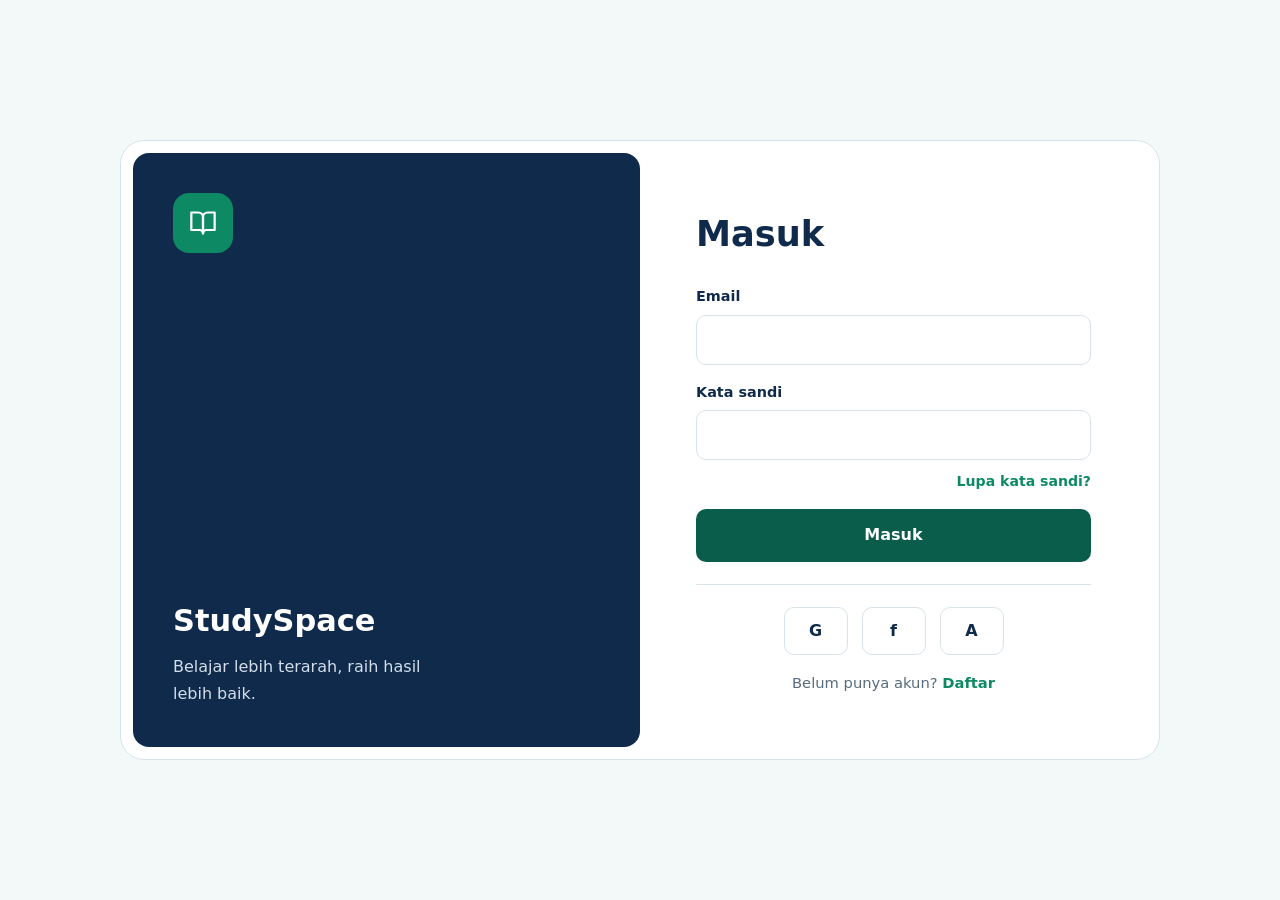
<file: index.html>
<!DOCTYPE html>
<html lang="id">

<head>
  <meta charset="UTF-8">
  <meta name="viewport" content="width=device-width, initial-scale=1">
  <title>Beranda · StudySpace</title>
  <link rel="stylesheet" href="css/style.css">
</head>

<body data-page="profil">
  <header class="topbar">
    <a class="logo" href="index.html">StudySpace</a>
    <a class="avatar-btn" href="pengaturan.html" aria-label="Pengaturan" title="Pengaturan"><svg viewBox="0 0 24 24"
        fill="none" stroke="currentColor" stroke-width="1.9" stroke-linecap="round" stroke-linejoin="round"
        aria-hidden="true" focusable="false">
        <path d="M21 4h-7M10 4H3M21 12h-9M8 12H3M21 20h-5M12 20H3M14 2v4M8 10v4M16 18v4" />
      </svg></a>
  </header>
  <div class="shell">
    <nav class="sidebar" aria-label="Navigasi utama">
      <a href="index.html" aria-current="page" title="Beranda" aria-label="Beranda"><svg viewBox="0 0 24 24" fill="none"
          stroke="currentColor" stroke-width="1.9" stroke-linecap="round" stroke-linejoin="round" aria-hidden="true"
          focusable="false">
          <path d="M3 10.5 12 3l9 7.5V20a2 2 0 0 1-2 2H5a2 2 0 0 1-2-2z" />
          <path d="M9 22V12h6v10" />
        </svg></a>
      <a href="timer.html" title="Timer" aria-label="Timer"><svg viewBox="0 0 24 24" fill="none" stroke="currentColor"
          stroke-width="1.9" stroke-linecap="round" stroke-linejoin="round" aria-hidden="true" focusable="false">
          <circle cx="12" cy="12" r="10" />
          <path d="M12 6v6l4 2" />
        </svg></a>
      <a href="planner.html" title="Calendar planner" aria-label="Calendar planner"><svg viewBox="0 0 24 24" fill="none"
          stroke="currentColor" stroke-width="1.9" stroke-linecap="round" stroke-linejoin="round" aria-hidden="true"
          focusable="false">
          <rect x="3" y="4" width="18" height="18" rx="2" />
          <path d="M16 2v4M8 2v4M3 10h18" />
        </svg></a>
      <hr>
      <a href="panduan.html" title="Panduan belajar" aria-label="Panduan belajar"><svg viewBox="0 0 24 24" fill="none"
          stroke="currentColor" stroke-width="1.9" stroke-linecap="round" stroke-linejoin="round" aria-hidden="true"
          focusable="false">
          <path d="M2 3h6a4 4 0 0 1 4 4v14a3 3 0 0 0-3-3H2z" />
          <path d="M22 3h-6a4 4 0 0 0-4 4v14a3 3 0 0 1 3-3h7z" />
        </svg></a>
      <a href="sumber.html" title="Sumber belajar" aria-label="Sumber belajar"><svg viewBox="0 0 24 24" fill="none"
          stroke="currentColor" stroke-width="1.9" stroke-linecap="round" stroke-linejoin="round" aria-hidden="true"
          focusable="false">
          <path d="M22 19a2 2 0 0 1-2 2H4a2 2 0 0 1-2-2V5a2 2 0 0 1 2-2h5l2 3h9a2 2 0 0 1 2 2z" />
        </svg></a>
    </nav>
    <main>
      <section class="view active" id="profil">
        <div class="cover" aria-hidden="true"></div>
        <div class="id-card">
          <div class="big-avatar" aria-hidden="true"><svg viewBox="0 0 24 24" fill="none" stroke="currentColor"
              stroke-width="1.9" stroke-linecap="round" stroke-linejoin="round" aria-hidden="true" focusable="false">
              <path d="M20 21v-2a4 4 0 0 0-4-4H8a4 4 0 0 0-4 4v2" />
              <circle cx="12" cy="7" r="4" />
            </svg></div>
          <h1 id="userName" style="font-size:1.7rem;font-weight:800">Nama</h1>
          <p class="id-sub">Selamat datang di ruang belajarmu.</p>

          <!-- Badge Study Streak -->
          <div class="streak-badge" id="streakBadge" data-state="off">
            <span class="streak-flame" aria-hidden="true">🔥</span>
            <span class="streak-text">
              <b><span id="streakCount">0</span> Hari Streak</b>
              <small id="streakNote">Mulai streak-mu dengan belajar hari ini.</small>
            </span>
          </div>
        </div>

        <div class="quick">
          <a href="timer.html"><span class="q-ico"><svg viewBox="0 0 24 24" fill="none" stroke="currentColor"
                stroke-width="1.9" stroke-linecap="round" stroke-linejoin="round" aria-hidden="true" focusable="false">
                <circle cx="12" cy="12" r="10" />
                <path d="M12 6v6l4 2" />
              </svg></span><span><strong>Mulai Timer</strong><small>Fokus dengan Pomodoro</small></span></a>
          <a href="planner.html"><span class="q-ico"><svg viewBox="0 0 24 24" fill="none" stroke="currentColor"
                stroke-width="1.9" stroke-linecap="round" stroke-linejoin="round" aria-hidden="true" focusable="false">
                <rect x="3" y="4" width="18" height="18" rx="2" />
                <path d="M16 2v4M8 2v4M3 10h18" />
              </svg></span><span><strong>Buka Planner</strong><small>Atur jadwal mingguan</small></span></a>
          <a href="sumber.html"><span class="q-ico"><svg viewBox="0 0 24 24" fill="none" stroke="currentColor"
                stroke-width="1.9" stroke-linecap="round" stroke-linejoin="round" aria-hidden="true" focusable="false">
                <path d="M22 19a2 2 0 0 1-2 2H4a2 2 0 0 1-2-2V5a2 2 0 0 1 2-2h5l2 3h9a2 2 0 0 1 2 2z" />
              </svg></span><span><strong>Sumber Belajar</strong><small>Artikel, kursus, jurnal</small></span></a>
        </div>
        <!-- Ringkasan: 4 metrik utama -->
        <div class="kpis">
          <div class="kpi">
            <span class="kpi-ico green"><svg viewBox="0 0 24 24" fill="none" stroke="currentColor" stroke-width="1.9"
                stroke-linecap="round" stroke-linejoin="round" aria-hidden="true" focusable="false">
                <circle cx="12" cy="12" r="10" />
                <path d="M12 6v6l4 2" />
              </svg></span>
            <span><small>Fokus hari ini</small><b id="statFocus">0 Menit</b></span>
          </div>
          <div class="kpi">
            <span class="kpi-ico blue"><svg viewBox="0 0 24 24" fill="none" stroke="currentColor" stroke-width="1.9"
                stroke-linecap="round" stroke-linejoin="round" aria-hidden="true" focusable="false">
                <circle cx="12" cy="12" r="10" />
                <circle cx="12" cy="12" r="6" />
                <circle cx="12" cy="12" r="2" />
              </svg></span>
            <span><small>Sesi Pomodoro</small><b id="statSessions">0 Sesi</b></span>
          </div>
          <div class="kpi">
            <span class="kpi-ico green"><svg viewBox="0 0 24 24" fill="none" stroke="currentColor" stroke-width="1.9"
                stroke-linecap="round" stroke-linejoin="round" aria-hidden="true" focusable="false">
                <path d="M22 11.08V12a10 10 0 1 1-5.93-9.14" />
                <path d="m9 11 3 3L22 4" />
              </svg></span>
            <span><small>Tugas selesai</small><b id="statTasks">0 / 0 Jadwal</b></span>
          </div>
          <div class="kpi">
            <span class="kpi-ico navy"><svg viewBox="0 0 24 24" fill="none" stroke="currentColor" stroke-width="1.9"
                stroke-linecap="round" stroke-linejoin="round" aria-hidden="true" focusable="false">
                <path d="M6 9H4.5a2.5 2.5 0 0 1 0-5H6" />
                <path d="M18 9h1.5a2.5 2.5 0 0 0 0-5H18" />
                <path d="M4 22h16" />
                <path d="M10 14.66V17c0 .55-.47.98-.97 1.21C7.85 18.75 7 20.24 7 22" />
                <path d="M14 14.66V17c0 .55.47.98.97 1.21C16.15 18.75 17 20.24 17 22" />
                <path d="M18 2H6v7a6 6 0 0 0 12 0V2Z" />
              </svg></span>
            <span><small>Rekor streak terbaik</small><b id="statBest">0 Hari</b></span>
          </div>
        </div>

        <!-- Grafik & progres -->
        <div class="dash-grid">

          <div class="box chart-box">
            <div class="box-head">
              <h3>Fokus minggu ini</h3>
              <span class="box-meta" id="chartTotal">Total 0 Menit</span>
            </div>
            <div id="focusChart"></div>
          </div>

          <div class="box journey-box">
            <div class="box-head">
              <h3>Perjalanan</h3>
              <span class="box-meta">Target harian</span>
            </div>
            <div class="ring-wrap">
              <svg class="ring" id="ringSvg" viewBox="0 0 140 140" role="img" aria-label="Progres target harian">
                <circle class="ring-track" cx="70" cy="70" r="56" />
                <circle class="ring-fill" id="ringFill" cx="70" cy="70" r="56" transform="rotate(-90 70 70)"
                  stroke-dasharray="0 351.9" />
                <text class="ring-pct" id="ringPct" x="70" y="79" text-anchor="middle">0%</text>
              </svg>
              <div class="ring-info">
                <b id="goalText">0 / 60 menit</b>
                <small id="goalNote">Sisa 60 menit lagi</small>
              </div>
            </div>
            <ul class="week-dots" id="weekDots"></ul>
          </div>

          <div class="box recent-box">
            <div class="box-head">
              <h3>Aktivitas terbaru</h3>
            </div>
            <ul class="recent-list" id="recentList">
              <li class="recent-empty">Belum ada aktivitas.</li>
            </ul>
          </div>

        </div>
      </section>
      <footer class="foot">© 2026 StudySpace · Belajar Lebih Terarah, Raih Hasil Lebih Baik.</footer>
    </main>
  </div>
  <script src="js/script.js"></script>
</body>

</html>
</file>
<file: css/style.css>
/* =========================================================
   StudySpace — versi sederhana
   Tanpa animasi, tanpa efek gerak, tanpa shadow & gradient dekoratif.
   Palet: Hijau (utama) · Biru (aksen) · Navy (teks & sidebar)
   ========================================================= */
:root {
  --navy: #0f2a4a;
  --green: #0b5d4b;
  /* tombol & elemen utama */
  --green-dark: #08483a;
  /* hover tombol (hanya warna) */
  --emerald: #0d8a63;
  --blue: #1d7fb8;
  /* aksen biru */
  --sky: #38bdf8;
  /* fokus keyboard */
  --green-soft: #e4f3ed;
  --blue-soft: #e5f2fa;
  --bg: #f3f8f9;
  --card: #ffffff;
  --ink: #0f2236;
  --muted: #566b7c;
  --line: #d8e3e9;
  --danger: #b4363a;
  --radius: 16px;
  --radius-sm: 10px;
}

* {
  box-sizing: border-box;
  margin: 0
}

body {
  font-family: system-ui, -apple-system, "Segoe UI", Roboto, "Helvetica Neue", Arial, sans-serif;
  color: var(--ink);
  background: var(--bg);
  line-height: 1.65;
  min-height: 100vh
}

a {
  color: inherit;
  text-decoration: none
}

svg {
  display: block
}

button,
input {
  font: inherit;
  color: inherit
}

:focus-visible {
  outline: 3px solid var(--sky);
  outline-offset: 2px
}

/* ---------- Topbar ---------- */
.topbar {
  position: sticky;
  top: 0;
  z-index: 30;
  display: flex;
  align-items: center;
  gap: 16px;
  padding: 12px 28px;
  background: var(--card);
  border-bottom: 1px solid var(--line)
}

.logo {
  display: inline-flex;
  align-items: center;
  gap: 10px;
  font-weight: 800;
  font-size: 1.15rem;
  color: var(--navy)
}

.logo::before {
  content: "";
  width: 30px;
  height: 30px;
  border-radius: 9px;
  background: var(--green)
}

.search {
  margin-left: auto;
  display: flex;
  align-items: center;
  gap: 10px;
  width: min(340px, 46vw);
  padding: 0 14px;
  background: var(--bg);
  border: 1px solid var(--line);
  border-radius: 12px
}

.search input {
  flex: 1;
  min-width: 0;
  padding: 10px 0;
  border: 0;
  background: none
}

.search input::placeholder {
  color: var(--muted)
}

.search input:focus-visible {
  outline: none
}

.search svg {
  width: 18px;
  height: 18px;
  color: var(--muted);
  flex: none;
  order: -1
}

.search:focus-within {
  border-color: var(--blue)
}

.avatar-btn {
  width: 42px;
  height: 42px;
  display: grid;
  place-items: center;
  border: 1px solid var(--line);
  border-radius: 12px;
  background: var(--card);
  color: var(--navy)
}

.avatar-btn svg {
  width: 20px;
  height: 20px
}

.avatar-btn:hover {
  background: var(--blue-soft)
}

/* ---------- Layout & Sidebar ---------- */
.shell {
  display: flex;
  align-items: flex-start;
  min-height: calc(100vh - 68px)
}

.sidebar {
  position: sticky;
  top: 84px;
  flex: none;
  width: 68px;
  margin: 16px 0 16px 20px;
  padding: 12px 0;
  display: flex;
  flex-direction: column;
  align-items: center;
  gap: 8px;
  background: var(--navy);
  border-radius: var(--radius)
}

.sidebar a {
  width: 44px;
  height: 44px;
  display: grid;
  place-items: center;
  border-radius: 12px;
  color: #c4d3e3
}

.sidebar a svg {
  width: 22px;
  height: 22px
}

.sidebar a:hover {
  background: rgba(255, 255, 255, .12);
  color: #fff
}

.sidebar a[aria-current="page"] {
  background: var(--emerald);
  color: #fff
}

.sidebar hr {
  width: 28px;
  border: 0;
  border-top: 1px solid rgba(255, 255, 255, .2);
  margin: 6px 0
}

main {
  flex: 1;
  min-width: 0;
  padding: 16px 28px 40px
}

.view {
  display: none
}

.view.active {
  display: block
}

/* ---------- Panel & judul ---------- */
.panel {
  background: var(--card);
  border: 1px solid var(--line);
  border-radius: var(--radius);
  padding: 40px;
  min-height: 66vh
}

h1.page-title {
  font-size: 1.7rem;
  font-weight: 800;
  color: var(--navy);
  margin-bottom: 32px;
  line-height: 1.25;
  padding-left: 14px;
  border-left: 5px solid var(--emerald)
}

.foot {
  margin-top: 32px;
  padding-top: 20px;
  text-align: center;
  font-size: .86rem;
  color: var(--muted);
  border-top: 1px solid var(--line)
}

/* ---------- Tips & Panduan ---------- */
.tips,
.guides {
  max-width: 1100px;
  margin: 0 auto
}

.tips {
  display: flex;
  flex-direction: column;
  gap: 24px
}

.tip {
  display: flex;
  gap: 28px;
  padding: 24px;
  background: var(--card);
  border: 1px solid var(--line);
  border-radius: var(--radius)
}

.thumb {
  flex: none;
  width: 190px;
  min-height: 160px;
  display: grid;
  place-items: center;
  border-radius: var(--radius-sm);
  background: var(--green-soft);
  color: var(--green)
}

.thumb svg {
  width: 50px;
  height: 50px
}

.tip h2,
.guide h2 {
  font-size: 1.25rem;
  font-weight: 700;
  color: var(--navy);
  margin-bottom: 6px
}

.tip p,
.guide p {
  color: var(--muted);
  font-size: .95rem
}

.tip .body {
  flex: 1;
  min-width: 0;
  display: flex;
  flex-direction: column
}

.more {
  margin-top: auto;
  align-self: flex-end;
  display: flex;
  justify-content: center;
  min-width: 130px;
  padding: 10px 24px;
  border-radius: var(--radius-sm);
  background: var(--green);
  color: #fff;
  font-weight: 700
}

.more:hover {
  background: var(--green-dark)
}

.guides {
  display: grid;
  grid-template-columns: repeat(auto-fit, minmax(310px, 1fr));
  gap: 24px
}

.guide {
  display: flex;
  flex-direction: column;
  gap: 12px;
  padding: 26px;
  background: var(--card);
  border: 1px solid var(--line);
  border-radius: var(--radius)
}

.guide .thumb {
  width: 56px;
  min-height: 0;
  height: 56px
}

.guide .thumb svg {
  width: 28px;
  height: 28px
}

.guide .more {
  margin-top: 10px;
  min-width: 0;
  align-self: flex-start;
  padding: 9px 22px
}

/* ---------- Artikel ---------- */
.back {
  display: inline-block;
  margin-bottom: 24px;
  padding: 8px 16px;
  border-radius: 999px;
  background: var(--green-soft);
  color: var(--green);
  font-weight: 700;
  font-size: .92rem
}

.back:hover {
  background: #d3ebe1
}

.article {
  max-width: 860px;
  margin: 0 auto
}

.article .lead {
  display: flex;
  gap: 32px;
  align-items: center;
  margin-bottom: 28px;
  flex-wrap: wrap
}

.article .lead .thumb {
  width: 340px;
  height: 190px;
  min-height: 0
}

.article .lead .thumb svg {
  width: 60px;
  height: 60px
}

.article .lead p {
  font-size: 1.1rem;
  color: var(--navy)
}

.article p {
  margin-bottom: 20px;
  max-width: 70ch;
  line-height: 1.85;
  color: #2a4058
}

/* ---------- Beranda / Profil ---------- */
.cover {
  height: 170px;
  border-radius: var(--radius) var(--radius) 0 0;
  background: var(--green);
  font-size: 0
}

.id-card {
  position: relative;
  padding: 26px 30px 30px 236px;
  min-height: 130px;
  background: var(--card);
  border: 1px solid var(--line);
  border-top: 0;
  border-radius: 0 0 var(--radius) var(--radius)
}

.id-card h1 {
  color: var(--navy)
}

.id-sub {
  color: var(--muted);
  margin-top: 2px
}

.big-avatar {
  position: absolute;
  left: 36px;
  top: -64px;
  width: 150px;
  height: 150px;
  display: grid;
  place-items: center;
  border-radius: 50%;
  background: var(--green-soft);
  color: var(--green);
  border: 6px solid var(--card);
  font-size: 0
}

.big-avatar svg {
  width: 60px;
  height: 60px
}

.quick {
  display: grid;
  grid-template-columns: repeat(auto-fit, minmax(210px, 1fr));
  gap: 16px;
  margin-top: 24px
}

.quick a {
  display: flex;
  align-items: center;
  gap: 14px;
  padding: 16px 18px;
  background: var(--card);
  border: 1px solid var(--line);
  border-radius: var(--radius)
}

.quick a:hover {
  background: var(--green-soft)
}

.q-ico {
  flex: none;
  width: 44px;
  height: 44px;
  display: grid;
  place-items: center;
  border-radius: 12px;
  background: var(--green);
  color: #fff
}

.quick a:nth-child(even) .q-ico {
  background: var(--blue)
}

.q-ico svg {
  width: 22px;
  height: 22px
}

.quick strong {
  display: block;
  color: var(--navy);
  line-height: 1.3
}

.quick small {
  color: var(--muted);
  font-size: .82rem
}

.profile-grid {
  display: grid;
  grid-template-columns: 1fr 1.4fr;
  gap: 24px;
  margin-top: 24px
}

.profile-grid>div {
  display: flex;
  flex-direction: column;
  gap: 24px
}

.box {
  padding: 24px 26px;
  min-height: 150px;
  background: var(--card);
  border: 1px solid var(--line);
  border-radius: var(--radius)
}

.box h3 {
  font-size: 1.1rem;
  font-weight: 700;
  color: var(--navy);
  margin-bottom: 8px;
  padding-left: 12px;
  border-left: 4px solid var(--blue)
}

.box p {
  color: var(--muted)
}

.box.tall {
  min-height: 230px
}

/* ---------- Timer ---------- */
.timer-wrap {
  display: flex;
  flex-direction: column;
  align-items: center;
  gap: 28px;
  padding-top: 2vh
}

.modes {
  display: inline-flex;
  flex-wrap: wrap;
  justify-content: center;
  gap: 4px;
  padding: 5px;
  background: var(--bg);
  border: 1px solid var(--line);
  border-radius: 999px
}

.mode {
  padding: 9px 24px;
  border: 0;
  border-radius: 999px;
  background: transparent;
  color: var(--muted);
  font-weight: 600;
  cursor: pointer
}

.mode:hover {
  color: var(--navy)
}

.mode[aria-pressed="true"] {
  background: var(--green);
  color: #fff
}

/* cincin progres: indikator waktu (bukan animasi dekoratif) */
.clock {
  --p: 0;
  position: relative;
  isolation: isolate;
  width: min(340px, 78vw);
  aspect-ratio: 1;
  display: grid;
  place-items: center;
  border-radius: 50%;
  font-size: clamp(3.2rem, 10vw, 5.2rem);
  font-weight: 800;
  font-variant-numeric: tabular-nums;
  color: var(--navy);
  background: conic-gradient(var(--emerald) calc(var(--p)*360deg), var(--line) 0)
}

.clock::before {
  content: "";
  position: absolute;
  inset: 14px;
  border-radius: 50%;
  background: var(--card);
  z-index: -1
}

.controls {
  display: flex;
  align-items: center;
  gap: 14px
}

.btn-main {
  min-width: 210px;
  padding: 14px 32px;
  border: 0;
  border-radius: 999px;
  background: var(--green);
  color: #fff;
  font-size: 1.1rem;
  font-weight: 700;
  cursor: pointer
}

.btn-main:hover {
  background: var(--green-dark)
}

.icon-btn {
  width: 48px;
  height: 48px;
  display: grid;
  place-items: center;
  border-radius: 50%;
  background: var(--card);
  border: 1px solid var(--line);
  color: var(--navy);
  cursor: pointer
}

.icon-btn svg {
  width: 20px;
  height: 20px
}

.icon-btn:hover {
  background: var(--blue-soft)
}

.settings {
  display: none;
  gap: 16px;
  flex-wrap: wrap;
  justify-content: center;
  padding: 18px 22px;
  background: var(--card);
  border: 1px solid var(--line);
  border-radius: var(--radius)
}

.settings.open {
  display: flex
}

.settings label {
  display: flex;
  flex-direction: column;
  gap: 6px;
  font-size: .84rem;
  font-weight: 600;
  color: var(--muted)
}

.settings input {
  width: 104px;
  padding: 9px 12px;
  border: 1px solid var(--line);
  border-radius: var(--radius-sm);
  background: var(--bg);
  color: var(--ink)
}

.settings input:focus {
  outline: none;
  border-color: var(--blue)
}

/* ---------- Planner ---------- */
.planner {
  display: grid;
  grid-template-columns: 56px repeat(7, minmax(118px, 1fr));
  gap: 12px;
  overflow-x: auto;
  padding-bottom: 12px
}

.times {
  position: relative
}

.times span {
  position: absolute;
  right: 6px;
  font-size: .76rem;
  font-weight: 600;
  color: var(--muted);
  transform: translateY(-50%)
}

.day-head {
  height: 56px;
  display: grid;
  place-items: center;
  margin-bottom: 12px;
  border-radius: var(--radius-sm);
  background: var(--blue-soft);
  font-weight: 700;
  color: var(--navy)
}

.day-body {
  position: relative;
  height: var(--h);
  background-image: repeating-linear-gradient(to bottom, transparent 0, transparent 69px, var(--line) 69px, var(--line) 70px)
}

.ev {
  position: absolute;
  left: 0;
  right: 0;
  padding: 10px 12px;
  border-radius: var(--radius-sm);
  font-size: .84rem;
  font-weight: 600;
  color: #fff;
  overflow: hidden
}

.ev.a {
  background: var(--green)
}

.ev.b {
  background: var(--blue)
}

.ev small {
  display: block;
  opacity: .85;
  font-weight: 400
}

/* ---------- Sumber belajar ---------- */
.chips {
  display: inline-flex;
  flex-wrap: wrap;
  gap: 4px;
  padding: 5px;
  margin-bottom: 28px;
  background: var(--bg);
  border: 1px solid var(--line);
  border-radius: 999px
}

.chip {
  padding: 8px 22px;
  border: 0;
  border-radius: 999px;
  background: transparent;
  color: var(--muted);
  font-weight: 600;
  cursor: pointer
}

.chip:hover {
  color: var(--navy)
}

.chip[aria-pressed="true"] {
  background: var(--green);
  color: #fff
}

.res-grid {
  display: grid;
  grid-template-columns: repeat(auto-fill, minmax(300px, 1fr));
  gap: 24px
}

.res {
  display: flex;
  flex-direction: column;
  gap: 10px;
  padding: 24px;
  background: var(--card);
  border: 1px solid var(--line);
  border-radius: var(--radius)
}

a.res:hover {
  background: var(--green-soft)
}

.res .tag {
  align-self: flex-start;
  padding: 3px 14px;
  border-radius: 999px;
  font-size: .78rem;
  font-weight: 700;
  background: var(--green-soft);
  color: var(--green)
}

.res.t-Kursus .tag {
  background: var(--blue-soft);
  color: #115c87
}

.res.t-Jurnal .tag {
  background: #e6ebf3;
  color: var(--navy)
}

.res h2 {
  font-size: 1.1rem;
  font-weight: 700;
  color: var(--navy);
  line-height: 1.35
}

.res p {
  font-size: .92rem;
  color: var(--muted)
}

.res .go {
  margin-top: auto;
  padding-top: 6px;
  font-weight: 700;
  color: var(--emerald)
}

/* ---------- Pengaturan ---------- */
.set-list {
  display: flex;
  flex-direction: column;
  gap: 20px;
  max-width: 760px
}

.set-card {
  display: flex;
  flex-direction: column;
  gap: 14px;
  padding: 24px 28px;
  background: var(--card);
  border: 1px solid var(--line);
  border-radius: var(--radius)
}

.set-card h2 {
  font-size: 1.15rem;
  font-weight: 700;
  color: var(--navy)
}

.set-card p.hint {
  font-size: .88rem;
  color: var(--muted)
}

.set-card label.field {
  display: flex;
  flex-direction: column;
  gap: 6px;
  font-size: .9rem;
  font-weight: 600
}

.set-card input[type=text] {
  padding: 11px 14px;
  border: 1px solid var(--line);
  border-radius: var(--radius-sm);
  background: var(--bg)
}

.set-card input[type=text]:focus {
  outline: none;
  border-color: var(--blue);
  background: #fff
}

.btn-sm {
  align-self: flex-start;
  padding: 10px 24px;
  border: 0;
  border-radius: var(--radius-sm);
  background: var(--green);
  color: #fff;
  font-weight: 700;
  cursor: pointer
}

.btn-sm:hover {
  background: var(--green-dark)
}

.btn-sm.danger {
  background: var(--danger)
}

.btn-sm.danger:hover {
  background: #962e31
}

.toggle {
  display: flex;
  justify-content: space-between;
  align-items: center;
  gap: 16px;
  padding: 6px 0;
  cursor: pointer;
  font-weight: 500
}

.toggle input {
  -webkit-appearance: none;
  appearance: none;
  flex: none;
  position: relative;
  width: 46px;
  height: 26px;
  border: 0;
  border-radius: 999px;
  background: #a9bccb;
  cursor: pointer
}

.toggle input::after {
  content: "";
  position: absolute;
  top: 3px;
  left: 3px;
  width: 20px;
  height: 20px;
  border-radius: 50%;
  background: #fff
}

.toggle input:checked {
  background: var(--emerald)
}

.toggle input:checked::after {
  left: 23px
}

.set-link {
  display: flex;
  justify-content: space-between;
  align-items: center;
  padding: 14px 18px;
  border-radius: var(--radius-sm);
  background: var(--green-soft);
  color: var(--green);
  font-weight: 700
}

.set-link:hover {
  background: #d3ebe1
}

/* ---------- Tentang kami ---------- */
#tentang.view.active {
  display: flex;
  flex-direction: column;
  gap: 24px
}

.crumb {
  display: inline-flex;
  margin-bottom: 18px;
  padding: 7px 16px;
  border-radius: 999px;
  background: rgba(255, 255, 255, .16);
  color: #fff;
  font-weight: 600;
  font-size: .9rem
}

.crumb:hover {
  background: rgba(255, 255, 255, .26)
}

.about-hero {
  padding: 56px clamp(24px, 6vw, 72px);
  border-radius: var(--radius);
  background: var(--navy);
  color: #fff
}

.about-hero h1 {
  font-size: clamp(2rem, 4vw, 2.6rem);
  font-weight: 800;
  margin-bottom: 14px
}

.about-hero p {
  max-width: 720px;
  color: #d3deea;
  font-size: 1.05rem
}

.row {
  display: flex;
  align-items: center;
  gap: 36px;
  flex-wrap: wrap;
  padding: 32px clamp(22px, 4vw, 44px);
  background: var(--card);
  border: 1px solid var(--line);
  border-radius: var(--radius)
}

.row.alt {
  background: var(--green-soft);
  border-color: #cfe6dc
}

.row .img {
  flex: none;
  width: 240px;
  height: 190px;
  display: grid;
  place-items: center;
  border-radius: var(--radius);
  background: var(--green);
  color: #fff
}

.row .img svg {
  width: 60px;
  height: 60px
}

.row.sdg .img {
  width: 200px;
  height: 160px;
  background: var(--blue)
}

.row h2 {
  font-size: 1.6rem;
  font-weight: 800;
  color: var(--navy);
  margin-bottom: 10px
}

.row .txt {
  flex: 1;
  min-width: 260px;
  max-width: 760px
}

.row p {
  color: #2a4058
}

.team {
  padding: 32px clamp(20px, 3vw, 36px);
  background: var(--card);
  border: 1px solid var(--line);
  border-radius: var(--radius)
}

.team h2 {
  font-size: 1.6rem;
  font-weight: 800;
  color: var(--navy);
  margin-bottom: 20px
}

.team-scroll {
  display: flex;
  gap: 22px;
  overflow-x: auto;
  padding: 4px 4px 16px;
  scroll-snap-type: x mandatory
}

.member {
  flex: none;
  width: 240px;
  height: 280px;
  display: flex;
  flex-direction: column;
  align-items: center;
  justify-content: center;
  gap: 16px;
  scroll-snap-align: start;
  background: var(--bg);
  border: 1px solid var(--line);
  border-radius: var(--radius)
}

.member .pic {
  width: 108px;
  height: 108px;
  display: grid;
  place-items: center;
  border-radius: 50%;
  background: var(--green-soft);
  color: var(--green);
  border: 4px solid #fff
}

.member .pic svg {
  width: 46px;
  height: 46px
}

.member b {
  font-size: 1.2rem;
  color: var(--navy)
}

/* ---------- Login ---------- */
.login-page {
  min-height: 100vh;
  padding: 28px;
  background: var(--bg)
}

.view.active.login-page {
  display: grid;
  place-items: center
}

.login-card {
  display: grid;
  grid-template-columns: 1fr 1fr;
  width: 100%;
  max-width: 1040px;
  min-height: min(620px, calc(100vh - 56px));
  padding: 12px;
  background: var(--card);
  border: 1px solid var(--line);
  border-radius: 24px
}

.login-art {
  display: flex;
  flex-direction: column;
  justify-content: flex-end;
  gap: 8px;
  padding: 40px;
  border-radius: var(--radius);
  background: var(--navy);
  color: #fff
}

.art-icon {
  width: 60px;
  height: 60px;
  margin-bottom: auto;
  display: grid;
  place-items: center;
  border-radius: 16px;
  background: var(--emerald)
}

.art-icon svg {
  width: 28px;
  height: 28px
}

.login-art strong {
  font-size: 1.9rem;
  font-weight: 800
}

.login-art span:last-child {
  max-width: 28ch;
  color: #d3deea
}

.login-form {
  display: flex;
  flex-direction: column;
  justify-content: center;
  gap: 16px;
  width: 100%;
  padding: 36px clamp(24px, 5vw, 56px)
}

.login-form h1 {
  font-size: 2.2rem;
  font-weight: 800;
  color: var(--navy);
  margin-bottom: 6px
}

.login-form label {
  display: flex;
  flex-direction: column;
  gap: 6px;
  font-size: .9rem;
  font-weight: 600;
  color: var(--navy)
}

.login-form input {
  padding: 12px 15px;
  border: 1px solid var(--line);
  border-radius: var(--radius-sm);
  background: #fff;
  font-weight: 400
}

.login-form input:focus {
  outline: none;
  border-color: var(--blue)
}

.forgot {
  align-self: flex-end;
  margin-top: -6px;
  font-size: .88rem;
  font-weight: 600;
  color: var(--emerald)
}

.forgot:hover,
.signup a:hover {
  text-decoration: underline
}

.login-form .btn {
  width: 100%;
  padding: 13px;
  border: 0;
  border-radius: var(--radius-sm);
  background: var(--green);
  color: #fff;
  font-weight: 700;
  font-size: 1rem;
  cursor: pointer
}

.login-form .btn:hover {
  background: var(--green-dark)
}

.divider {
  width: 100%;
  height: 1px;
  border: 0;
  margin: 6px 0;
  background: var(--line)
}

.social {
  display: flex;
  gap: 14px;
  justify-content: center
}

.social button {
  width: 64px;
  height: 48px;
  border: 1px solid var(--line);
  border-radius: var(--radius-sm);
  background: #fff;
  font-weight: 700;
  color: var(--navy);
  cursor: pointer
}

.social button:hover {
  background: var(--blue-soft)
}

.signup {
  text-align: center;
  color: var(--muted);
  font-size: .92rem
}

.signup a {
  font-weight: 700;
  color: var(--emerald)
}

/* ---------- Responsive ---------- */
@media (max-width:1024px) {
  .panel {
    padding: 30px
  }

  .profile-grid {
    grid-template-columns: 1fr
  }

  .thumb {
    width: 160px
  }
}

@media (max-width:760px) {
  .topbar {
    padding: 10px 14px;
    gap: 10px
  }

  .logo {
    font-size: 1rem
  }

  .search {
    width: auto;
    flex: 1;
    min-width: 0
  }

  .shell {
    display: block
  }

  /* sidebar menjadi menu bawah */
  .sidebar {
    position: fixed;
    inset: auto 12px 12px 12px;
    width: auto;
    margin: 0;
    padding: 8px 10px;
    flex-direction: row;
    justify-content: space-around;
    gap: 2px
  }

  .sidebar hr {
    display: none
  }

  main {
    padding: 14px 14px 100px
  }

  .panel {
    padding: 22px
  }

  h1.page-title {
    font-size: 1.4rem;
    margin-bottom: 22px
  }

  .tip {
    flex-direction: column
  }

  .thumb {
    width: 100%;
    min-height: 120px
  }

  .more {
    align-self: stretch
  }

  .article .lead .thumb {
    width: 100%
  }

  .cover {
    height: 130px
  }

  .id-card {
    padding: 80px 20px 24px;
    text-align: center
  }

  .big-avatar {
    left: 50%;
    top: -62px;
    margin-left: -64px;
    width: 128px;
    height: 128px
  }

  .row .img,
  .row.sdg .img {
    width: 100%;
    height: 130px
  }

  .member {
    width: 210px;
    height: 260px
  }

  .login-page {
    padding: 14px
  }

  .login-card {
    grid-template-columns: 1fr;
    padding: 10px
  }

  .login-art {
    min-height: 160px;
    padding: 24px
  }

  .login-art strong {
    font-size: 1.4rem
  }

  .login-form {
    padding: 26px 16px
  }
}

.plan-tools {
  display: grid;
  grid-template-columns: 1fr 1fr;
  gap: 18px;
  margin-top: 28px;
}

.plan-tools [hidden] {
  display: none !important;
}

.plan-card {
  background: #fff;
  border: 1px solid #dfe8ee;
  border-radius: 16px;
  padding: 20px;
}

.plan-card h2 {
  font-size: 1rem;
  margin: 0 0 14px;
  color: #0f2a4a;
}

/* Form */
.plan-fields {
  display: grid;
  grid-template-columns: repeat(4, 1fr);
  gap: 12px;
  align-items: end;
}

.pf {
  display: grid;
  gap: 6px;
  font-size: .78rem;
  font-weight: 600;
  color: #4a5d73;
}

.pf-wide {
  grid-column: 1 / -1;
}

.pf input,
.pf select {
  height: 40px;
  padding: 0 10px;
  border: 1px solid #d3dde6;
  border-radius: 10px;
  font: inherit;
  font-weight: 500;
  color: #0f2a4a;
  background: #fff;
}

.pf input:focus,
.pf select:focus {
  outline: 2px solid #1d80b9;
  outline-offset: 1px;
}

.plan-btn {
  height: 40px;
  padding: 0 18px;
  border: 0;
  border-radius: 10px;
  cursor: pointer;
  background: #0b5f4d;
  color: #fff;
  font: inherit;
  font-weight: 700;
}

.plan-btn:hover {
  background: #094c3e;
}

.plan-btn.ghost {
  background: #eef3f7;
  color: #0f2a4a;
  margin-top: 12px;
}

.plan-btn.ghost:hover {
  background: #e1e9ef;
}

.plan-msg {
  min-height: 1.2em;
  margin: 10px 0 0;
  font-size: .82rem;
  color: #4a5d73;
}

/* Tab */
.plan-tabs {
  display: flex;
  align-items: center;
  gap: 8px;
  margin-bottom: 12px;
  flex-wrap: wrap;
}

.plan-tabs button {
  border: 1px solid #d3dde6;
  background: #fff;
  color: #4a5d73;
  border-radius: 999px;
  padding: 7px 14px;
  font: inherit;
  font-size: .85rem;
  font-weight: 600;
  cursor: pointer;
}

.plan-tabs button span {
  display: inline-block;
  min-width: 20px;
  margin-left: 4px;
  padding: 0 6px;
  border-radius: 999px;
  background: #e3f0f9;
  color: #0f2a4a;
  font-size: .75rem;
  text-align: center;
}

.plan-tabs button[aria-pressed="true"] {
  background: #0f2a4a;
  border-color: #0f2a4a;
  color: #fff;
}

.plan-tabs button[aria-pressed="true"] span {
  background: rgba(255, 255, 255, .2);
  color: #fff;
}

.plan-progress {
  margin-left: auto;
  font-size: .78rem;
  color: #6b7d90;
}

/* Daftar */
.plan-list {
  list-style: none;
  margin: 0;
  padding: 0;
  display: grid;
  gap: 8px;
  max-height: 340px;
  overflow: auto;
}

.plan-item {
  display: flex;
  align-items: center;
  gap: 10px;
  padding: 10px 12px;
  border: 1px solid #e6edf2;
  border-radius: 12px;
  background: #fbfdfe;
}

.plan-item input[type="checkbox"] {
  width: 18px;
  height: 18px;
  accent-color: #0b5f4d;
  cursor: pointer;
  flex: none;
}

.plan-item .dot {
  width: 10px;
  height: 10px;
  border-radius: 50%;
  flex: none;
}

.plan-item .dot.a {
  background: #0b5f4d;
}

.plan-item .dot.b {
  background: #1d80b9;
}

.pi-main {
  flex: 1;
  min-width: 0;
  display: grid;
  gap: 2px;
  cursor: default;
}

.pi-main b {
  font-size: .9rem;
  color: #0f2a4a;
  overflow-wrap: anywhere;
}

.pi-main small {
  font-size: .75rem;
  color: #6b7d90;
}

.pi-btn {
  border: 0;
  background: transparent;
  color: #8a99a8;
  font-size: 1.2rem;
  line-height: 1;
  cursor: pointer;
  padding: 4px 8px;
  border-radius: 8px;
}

.pi-btn:hover {
  background: #fdeaea;
  color: #c0392b;
}

.pi-btn.text {
  font-size: .78rem;
  font-weight: 700;
  color: #1d80b9;
}

.pi-btn.text:hover {
  background: #e3f0f9;
  color: #14628f;
}

.plan-item.is-done .pi-main b {
  text-decoration: line-through;
  color: #6b7d90;
}

.plan-empty {
  padding: 18px 10px;
  text-align: center;
  font-size: .85rem;
  color: #6b7d90;
}

/* ===== Dashboard: streak, ringkasan, grafik =====
   Tanpa animasi, tanpa shadow; warna mengikuti variabel di :root. */

/* Badge streak (di kartu profil) */
.id-card .streak-badge {
  position: absolute;
  right: 30px;
  top: 26px;
}

.streak-badge {
  display: inline-flex;
  align-items: center;
  gap: 10px;
  padding: 8px 16px 8px 12px;
  border-radius: 14px;
  background: var(--green-soft);
  border: 1px solid #cfe6dc;
}

.streak-flame {
  font-size: 1.5rem;
  line-height: 1;
}

.streak-text {
  display: grid;
  gap: 1px;
  text-align: left;
}

.streak-text b {
  font-size: .95rem;
  color: var(--navy);
}

.streak-text small {
  font-size: .76rem;
  color: var(--muted);
}

/* Belum belajar hari ini: redup */
.streak-badge[data-state="off"] {
  background: var(--bg);
  border-color: var(--line);
}

.streak-badge[data-state="off"] .streak-flame {
  filter: grayscale(1);
  opacity: .5;
}

/* Ringkasan: 4 metrik */
.kpis {
  display: grid;
  grid-template-columns: repeat(auto-fit, minmax(210px, 1fr));
  gap: 16px;
  margin-top: 24px;
}

.kpi {
  display: flex;
  align-items: center;
  gap: 14px;
  padding: 18px 20px;
  background: var(--card);
  border: 1px solid var(--line);
  border-radius: var(--radius);
}

.kpi-ico {
  flex: none;
  width: 48px;
  height: 48px;
  display: grid;
  place-items: center;
  border-radius: 12px;
}

.kpi-ico.green { background: var(--green-soft); color: var(--green); }
.kpi-ico.blue { background: var(--blue-soft); color: var(--blue); }
.kpi-ico.navy { background: #e6ebf3; color: var(--navy); }

.kpi-ico svg {
  width: 24px;
  height: 24px;
}

.kpi small {
  display: block;
  color: var(--muted);
  font-size: .82rem;
  line-height: 1.3;
}

.kpi b {
  display: block;
  font-size: 1.35rem;
  color: var(--navy);
  line-height: 1.25;
}

/* Grid grafik */
.dash-grid {
  display: grid;
  grid-template-columns: 1.6fr 1fr;
  grid-template-areas:
    "chart journey"
    "recent recent";
  gap: 24px;
  margin-top: 24px;
}

.chart-box { grid-area: chart; }
.journey-box { grid-area: journey; display: flex; flex-direction: column; }
.recent-box { grid-area: recent; min-height: 0; }

.box-head {
  display: flex;
  justify-content: space-between;
  align-items: center;
  gap: 12px;
  margin-bottom: 18px;
}

.box-head h3 { margin-bottom: 0; }

.box-meta {
  font-size: .86rem;
  font-weight: 600;
  color: var(--muted);
}

/* Grafik batang mingguan */
.bars { display: grid; gap: 10px; }

.bars-plot {
  position: relative;
  height: 220px;
  display: grid;
  grid-template-columns: repeat(7, 1fr);
  gap: 10px;
  padding: 0 4px;
  border-bottom: 2px solid var(--line);
  background-image: linear-gradient(var(--line) 1px, transparent 1px);
  background-size: 100% 25%;
}

.bar-col {
  position: relative;
  display: flex;
  align-items: flex-end;
  justify-content: center;
  height: 100%;
}

.bar {
  position: relative;
  width: min(46px, 70%);
  background: var(--green);
  border-radius: 8px 8px 0 0;
}

.bar.today { background: var(--blue); }

.bar.zero {
  height: 4px;
  background: #b7c8d3;
  border-radius: 2px 2px 0 0;
}

.bar-val {
  position: absolute;
  bottom: 100%;
  left: 50%;
  transform: translateX(-50%);
  margin-bottom: 4px;
  font-size: .8rem;
  font-weight: 700;
  color: var(--navy);
  white-space: nowrap;
}

.goal-line {
  position: absolute;
  left: 0;
  right: 0;
  border-top: 2px dashed var(--navy);
  opacity: .55;
  pointer-events: none;
  z-index: 1;
}

.bars-days {
  display: grid;
  grid-template-columns: repeat(7, 1fr);
  gap: 10px;
  padding: 0 4px;
  text-align: center;
  font-size: .82rem;
  font-weight: 600;
  color: var(--muted);
}

.bars-days .today {
  color: var(--navy);
  font-weight: 800;
}

.chart-legend {
  display: flex;
  flex-wrap: wrap;
  gap: 8px 18px;
  margin-top: 14px;
  font-size: .82rem;
  color: var(--muted);
}

.chart-legend span {
  display: inline-flex;
  align-items: center;
  gap: 6px;
}

.sw {
  display: inline-block;
  width: 12px;
  height: 12px;
  border-radius: 3px;
}

.sw-bar { background: var(--green); }

.sw-goal {
  height: 0;
  border-top: 2px dashed var(--navy);
  border-radius: 0;
}

.box .chart-empty {
  margin-top: 12px;
  padding: 10px 14px;
  border-radius: var(--radius-sm);
  background: var(--blue-soft);
  color: #115c87;
  font-size: .9rem;
}

/* Ring target harian */
.ring-wrap {
  display: flex;
  align-items: center;
  gap: 22px;
  flex-wrap: wrap;
}

.ring {
  flex: none;
  width: 150px;
  height: 150px;
}

.ring-track {
  fill: none;
  stroke: var(--line);
  stroke-width: 14;
}

.ring-fill {
  fill: none;
  stroke: var(--green);
  stroke-width: 14;
}

.ring-fill.done { stroke: var(--emerald); }

.ring-pct {
  font-size: 28px;
  font-weight: 800;
  fill: var(--navy);
}

.ring-info b {
  display: block;
  font-size: 1.15rem;
  color: var(--navy);
}

.ring-info small {
  color: var(--muted);
  font-size: .86rem;
}

/* 7 indikator Sen–Min */
.week-dots {
  list-style: none;
  padding: 22px 0 0;
  margin: auto 0 0;
  display: grid;
  grid-template-columns: repeat(7, 1fr);
  gap: 6px;
  text-align: center;
}

.wd {
  display: grid;
  justify-items: center;
  gap: 6px;
}

.wd span {
  width: 30px;
  height: 30px;
  display: grid;
  place-items: center;
  border-radius: 50%;
  border: 2px solid var(--line);
  background: var(--card);
  color: #fff;
  font-size: .82rem;
  font-weight: 800;
}

.wd small {
  font-size: .72rem;
  font-weight: 600;
  color: var(--muted);
}

.wd.on span {
  background: var(--green);
  border-color: var(--green);
}

.wd.today span { border-color: var(--blue); }

.wd.today small {
  color: var(--navy);
  font-weight: 800;
}

.wd.future { opacity: .45; }

/* Aktivitas terbaru */
.recent-list {
  list-style: none;
  padding: 0;
  display: grid;
}

.recent-list li {
  display: flex;
  align-items: center;
  gap: 12px;
  padding: 12px 0;
  border-top: 1px solid var(--line);
  font-size: .92rem;
  color: var(--ink);
}

.recent-list li:first-child {
  padding-top: 0;
  border-top: 0;
}

.recent-list time {
  color: var(--muted);
  font-size: .84rem;
}

.r-dot {
  flex: none;
  width: 10px;
  height: 10px;
  border-radius: 50%;
  background: var(--green);
}

.recent-empty { color: var(--muted); }

@media (max-width: 1024px) {
  .dash-grid {
    grid-template-columns: 1fr;
    grid-template-areas:
      "chart"
      "journey"
      "recent";
  }
}

@media (max-width: 900px) {
  .id-card .streak-badge {
    position: static;
    margin-top: 12px;
  }
}

@media (max-width: 760px) {
  .kpis { grid-template-columns: 1fr 1fr; gap: 12px; }
  .kpi { flex-direction: column; align-items: flex-start; gap: 10px; padding: 14px; }
  .kpi b { font-size: 1.15rem; }
  .bars-plot { height: 180px; gap: 6px; }
  .bars-days { gap: 6px; }
  .bar-val { font-size: .72rem; }
  .ring-wrap { justify-content: center; }
}

/* Detail kecil di blok jadwal pada grid */
.ev small {
  display: block;
  margin-top: 2px;
  font-size: .72em;
  font-weight: 500;
  opacity: .85;
}

@media (max-width: 900px) {
  .plan-tools {
    grid-template-columns: 1fr;
  }
}

@media (max-width: 480px) {
  .plan-fields {
    grid-template-columns: 1fr 1fr;
  }
}
</file>
